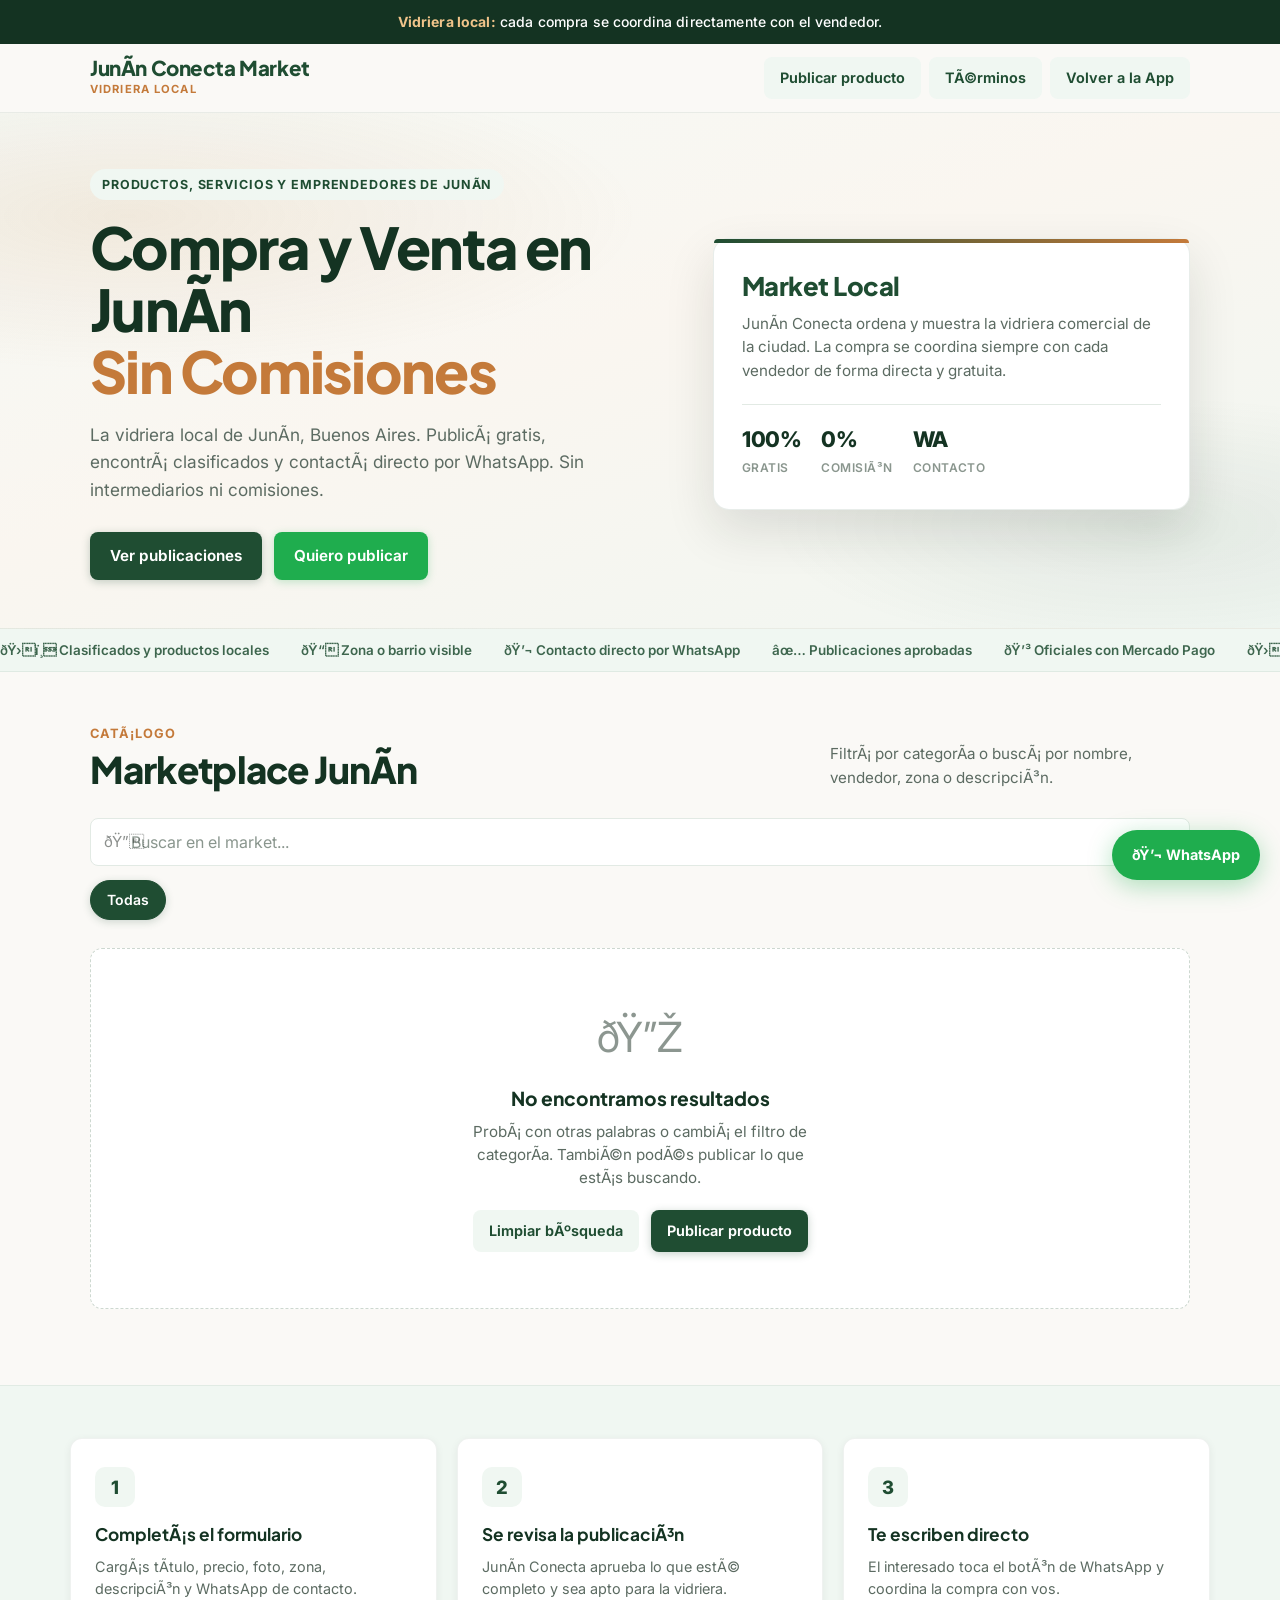
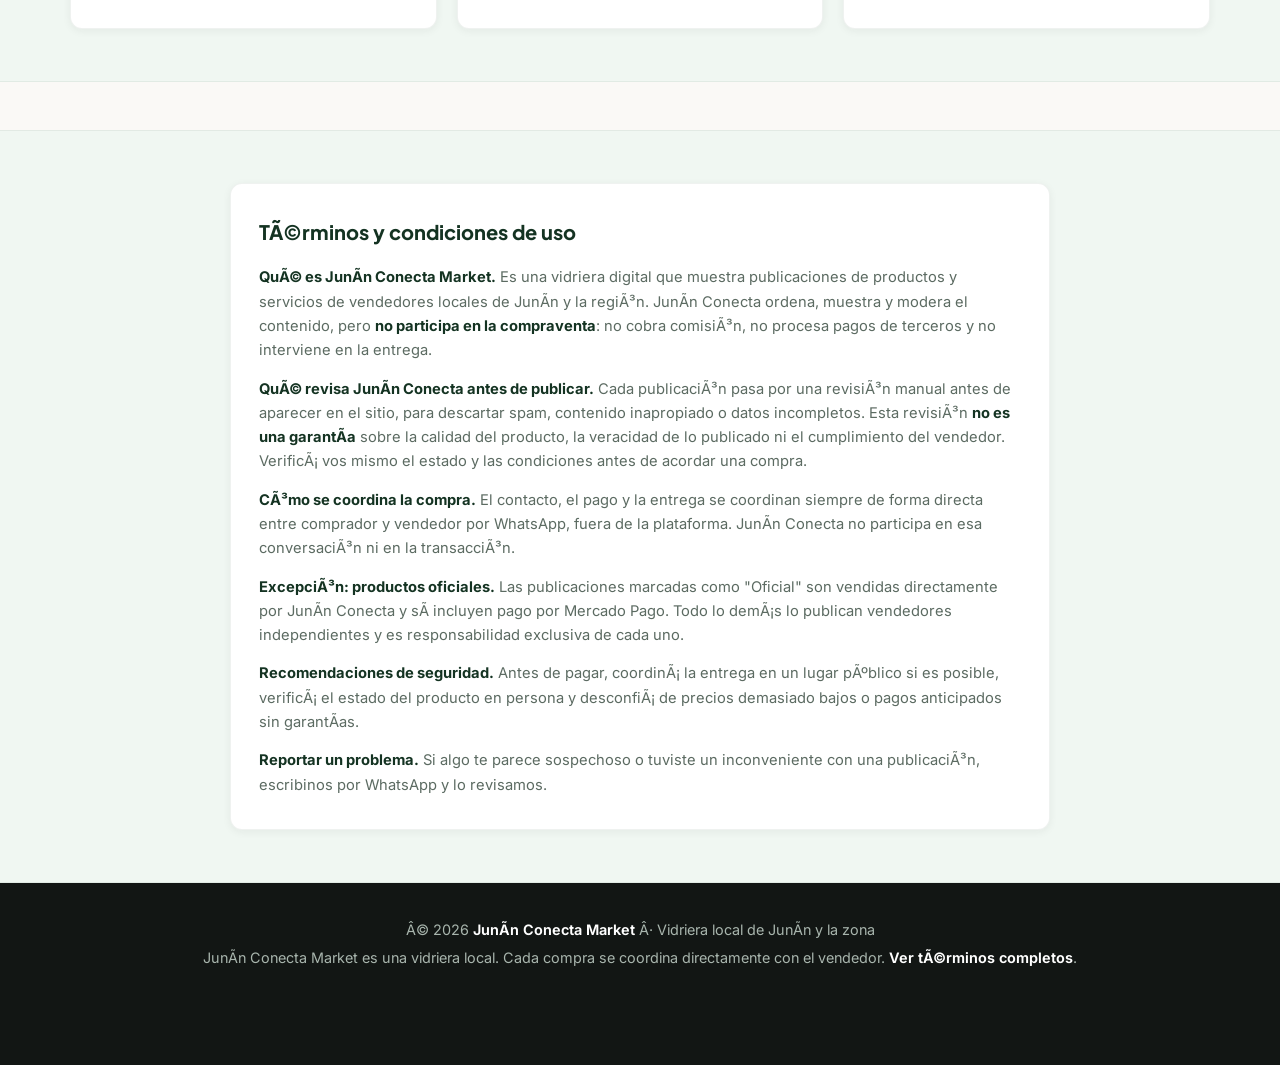
<file: index.html>
<!DOCTYPE html>
<html lang="es">
<head>
  <!-- Google tag (gtag.js) -->
  <script async src="https://www.googletagmanager.com/gtag/js?id=G-KJSSQT1Z40"></script>
  <script>
    window.dataLayer = window.dataLayer || [];
    function gtag(){dataLayer.push(arguments);}
    gtag('js', new Date());
    gtag('config', 'G-KJSSQT1Z40');
  </script>

  <!-- Meta Pixel -->
  <script>
    !function(f,b,e,v,n,t,s)
    {if(f.fbq)return;n=f.fbq=function(){n.callMethod?
    n.callMethod.apply(n,arguments):n.queue.push(arguments)};
    if(!f._fbq)f._fbq=n;n.push=n;n.loaded=!0;n.version='2.0';
    n.queue=[];t=b.createElement(e);t.async=!0;
    t.src=v;s=b.getElementsByTagName(e)[0];
    s.parentNode.insertBefore(t,s)}(window, document,'script',
    'https://connect.facebook.net/en_US/fbevents.js');
    fbq('init', '1399172012316175');
    fbq('track', 'PageView');
  </script>
  <noscript><img height="1" width="1" style="display:none"
    src="https://www.facebook.com/tr?id=1399172012316175&ev=PageView&noscript=1"
  /></noscript>
  <!-- Fin Meta Pixel -->

  <meta charset="UTF-8">
  <meta name="viewport" content="width=device-width, initial-scale=1.0">

  <!-- Verificación de Dominio Meta -->
  <meta name="facebook-domain-verification" content="id31rwwmgo1mkj9y2bhpvovmtf4rtu" />

  <!-- ═══ SEO PRINCIPAL ═══ -->
  <title>Junín Conecta Market | Comprá y Vendé en Junín, Argentina — Gratis</title>
  <meta name="description" content="Marketplace de Junín, Buenos Aires, Argentina. Publicá gratis lo que vendés y contactá directo por WhatsApp. Sin comisiones, sin intermediarios. La vidriera local de Junín y la región.">
  <meta name="keywords" content="comprar en junin, vender en junin, marketplace junin argentina, clasificados junin, comprar usado junin, junin conecta market argentina, emprendedores junin, venta junin buenos aires, compra venta junin, productos junin">
  <meta name="robots" content="index, follow">
  <meta name="author" content="Junín Conecta">
  <link rel="canonical" href="https://juninconecta.store/">

  <meta property="og:type" content="website">
  <meta property="og:url" content="https://juninconecta.store/">
  <meta property="og:title" content="Junín Conecta Market | Comprá y Vendé en Junín, Argentina">
  <meta property="og:description" content="Marketplace de Junín, Buenos Aires, Argentina. Publicá gratis lo que vendés y contactá directo por WhatsApp. Sin comisiones ni intermediarios.">
  <meta property="og:image" content="https://juninconecta.store/icono-512.png">
  <meta property="og:locale" content="es_AR">
  <meta property="og:site_name" content="Junín Conecta Market">

  <meta name="twitter:card" content="summary_large_image">
  <meta name="twitter:title" content="Junín Conecta Market | Comprá y Vendé en Junín, Argentina">
  <meta name="twitter:description" content="Marketplace de Junín, Buenos Aires, Argentina. Publicá gratis y contactá directo por WhatsApp. Sin comisiones ni intermediarios.">
  <meta name="twitter:image" content="https://juninconecta.store/icono-512.png">

  <script type="application/ld+json">
  {
    "@context": "https://schema.org",
    "@type": "WebSite",
    "name": "Junín Conecta Market",
    "url": "https://juninconecta.store/",
    "description": "Marketplace local de Junín, Buenos Aires, Argentina. Compra y venta sin comisiones, contacto directo por WhatsApp.",
    "inLanguage": "es-AR",
    "potentialAction": {
      "@type": "SearchAction",
      "target": "https://juninconecta.store/?q={search_term_string}",
      "query-input": "required name=search_term_string"
    },
    "publisher": {
      "@type": "Organization",
      "name": "Junín Conecta Market",
      "url": "https://juninconecta.com.ar",
      "logo": "https://juninconecta.store/icono-512.png",
      "address": {
        "@type": "PostalAddress",
        "addressLocality": "Junín",
        "addressRegion": "Buenos Aires",
        "addressCountry": "AR"
      },
      "areaServed": {
        "@type": "City",
        "name": "Junín",
        "containedInPlace": {
          "@type": "State",
          "name": "Buenos Aires",
          "containedInPlace": {
            "@type": "Country",
            "name": "Argentina"
          }
        }
      }
    }
  }
  </script>

  <script type="application/ld+json">
  {
    "@context": "https://schema.org",
    "@type": "FAQPage",
    "mainEntity": [
      {
        "@type": "Question",
        "name": "¿Qué es Junín Conecta Market?",
        "acceptedAnswer": {
          "@type": "Answer",
          "text": "Junín Conecta Market es el marketplace local de la ciudad de Junín, provincia de Buenos Aires, Argentina. Conecta compradores con vendedores y emprendedores de Junín y la región, con contacto directo por WhatsApp."
        }
      },
      {
        "@type": "Question",
        "name": "¿Es gratis publicar en Junín Conecta Market?",
        "acceptedAnswer": {
          "@type": "Answer",
          "text": "Sí, publicar en Junín Conecta Market es gratuito y no cobra comisión por las ventas entre usuarios."
        }
      }
    ]
  }
  </script>

  <!-- Fonts -->
  <link rel="preconnect" href="https://fonts.googleapis.com">
  <link rel="preconnect" href="https://fonts.gstatic.com" crossorigin>
  <link href="https://fonts.googleapis.com/css2?family=Inter:wght@400;500;600;700;800&family=Plus+Jakarta+Sans:wght@600;700;800&display=swap" rel="stylesheet">

  <style>
    :root {
      --primary: #1f4d32;
      --primary-dark: #143322;
      --primary-light: #2d6a45;
      --soft: #f0f7f2;
      --soft-2: #e6f0e9;
      --accent: #c47a3a;
      --accent-soft: #f8efe4;
      --paper: #faf9f6;
      --white: #ffffff;
      --ink: #1a211c;
      --muted: #5c6b62;
      --muted-2: #8a968e;
      --line: #e2eae4;
      --line-strong: #cdd8d0;
      --wa: #1fad4e;
      --wa-dark: #189a43;
      --mp: #009ee3;
      --mp-dark: #0088c4;
      --danger: #c0392b;
      --danger-soft: #fdecea;
      --success: #1e7e34;
      --success-soft: #eaf6ee;
      --shadow-sm: 0 2px 8px rgba(26, 33, 28, 0.06);
      --shadow: 0 8px 28px rgba(26, 33, 28, 0.09);
      --shadow-lg: 0 20px 50px rgba(26, 33, 28, 0.12);
      --radius: 12px;
      --radius-sm: 8px;
      --radius-full: 999px;
      --max: 1140px;
      --transition: 0.2s cubic-bezier(0.4, 0, 0.2, 1);
    }

    * { box-sizing: border-box; margin: 0; padding: 0; }
    html { scroll-behavior: smooth; }
    .hide-on-detail { display: none !important; }

    body {
      background: var(--paper);
      color: var(--ink);
      font-family: 'Inter', system-ui, -apple-system, BlinkMacSystemFont, "Segoe UI", sans-serif;
      line-height: 1.55;
      -webkit-font-smoothing: antialiased;
    }

    a { color: inherit; text-decoration: none; }
    button, input, select { font: inherit; }

    /* ─── Notice bar ─── */
    .notice {
      background: var(--primary-dark);
      color: var(--white);
      font-size: 0.875rem;
      font-weight: 500;
      padding: 11px 18px;
      text-align: center;
      letter-spacing: 0.01em;
    }
    .notice strong { color: #f0c48a; font-weight: 700; }

    /* ─── Header ─── */
    header {
      background: rgba(250, 249, 246, 0.88);
      backdrop-filter: blur(16px);
      -webkit-backdrop-filter: blur(16px);
      border-bottom: 1px solid rgba(31, 77, 50, 0.08);
      position: sticky;
      top: 0;
      z-index: 40;
    }
    .nav {
      align-items: center;
      display: flex;
      gap: 20px;
      justify-content: space-between;
      margin: 0 auto;
      max-width: var(--max);
      min-height: 68px;
      padding: 12px 20px;
    }
    .brand h1 {
      color: var(--primary);
      font-family: 'Plus Jakarta Sans', 'Inter', sans-serif;
      font-size: 1.28rem;
      font-weight: 800;
      letter-spacing: -0.02em;
      line-height: 1.15;
    }
    .brand p {
      color: var(--accent);
      font-size: 0.7rem;
      font-weight: 700;
      letter-spacing: 0.1em;
      text-transform: uppercase;
      margin-top: 1px;
    }
    .nav-actions {
      display: flex;
      flex-wrap: wrap;
      gap: 8px;
      justify-content: flex-end;
    }

    /* ─── Buttons ─── */
    .btn {
      align-items: center;
      border: 0;
      border-radius: var(--radius-sm);
      cursor: pointer;
      display: inline-flex;
      font-weight: 650;
      font-size: 0.9rem;
      gap: 7px;
      justify-content: center;
      min-height: 42px;
      padding: 10px 16px;
      text-align: center;
      transition: all var(--transition);
      white-space: nowrap;
    }
    .btn:hover { transform: translateY(-1px); }
    .btn:active { transform: translateY(0); }

    .btn-primary {
      background: var(--primary);
      color: var(--white);
      box-shadow: 0 2px 8px rgba(31, 77, 50, 0.25);
    }
    .btn-primary:hover { background: var(--primary-dark); box-shadow: 0 4px 14px rgba(31, 77, 50, 0.3); }

    .btn-soft {
      background: var(--soft);
      color: var(--primary);
    }
    .btn-soft:hover { background: var(--soft-2); }

    .btn-wa {
      background: var(--wa);
      color: var(--white);
      box-shadow: 0 2px 8px rgba(31, 173, 78, 0.25);
    }
    .btn-wa:hover { background: var(--wa-dark); }

    .btn-mp {
      background: var(--mp);
      color: var(--white);
      box-shadow: 0 2px 8px rgba(0, 158, 227, 0.25);
    }
    .btn-mp:hover { background: var(--mp-dark); }

    .btn-danger {
      background: var(--danger);
      color: var(--white);
    }
    .btn-danger:hover { background: #a93226; }

    .btn-sold {
      background: transparent;
      border: 1.5px dashed var(--line-strong);
      color: var(--muted);
      font-size: 0.8rem;
      font-weight: 600;
      min-height: 36px;
      padding: 7px 12px;
    }
    .btn-sold:hover {
      border-color: var(--primary);
      color: var(--primary);
      background: var(--soft);
    }

    /* ─── Hero ─── */
    .hero {
      background:
        radial-gradient(ellipse 80% 60% at 10% 20%, rgba(196, 122, 58, 0.12), transparent 50%),
        radial-gradient(ellipse 60% 50% at 90% 80%, rgba(31, 77, 50, 0.08), transparent 50%),
        linear-gradient(160deg, #f5f9f5 0%, #faf6f0 45%, #f0f6f1 100%);
      border-bottom: 1px solid rgba(31, 77, 50, 0.07);
      position: relative;
      overflow: hidden;
    }
    .hero-inner {
      display: grid;
      gap: 40px;
      grid-template-columns: 1.1fr 0.9fr;
      margin: 0 auto;
      max-width: var(--max);
      min-height: 460px;
      padding: 56px 20px 48px;
      align-items: center;
    }
    .eyebrow {
      color: var(--primary);
      display: inline-flex;
      align-items: center;
      gap: 6px;
      font-size: 0.78rem;
      font-weight: 700;
      letter-spacing: 0.07em;
      margin-bottom: 16px;
      text-transform: uppercase;
      background: var(--soft);
      padding: 6px 12px;
      border-radius: var(--radius-full);
    }
    .hero h2 {
      color: var(--primary-dark);
      font-family: 'Plus Jakarta Sans', 'Inter', sans-serif;
      font-size: clamp(2.2rem, 4.8vw, 3.6rem);
      font-weight: 800;
      letter-spacing: -0.03em;
      line-height: 1.08;
      max-width: 580px;
    }
    .hero h2 span { color: var(--accent); }
    .hero > .hero-inner > div > p {
      color: var(--muted);
      font-size: 1.08rem;
      margin-top: 18px;
      max-width: 520px;
      line-height: 1.6;
    }
    .hero-actions {
      display: flex;
      flex-wrap: wrap;
      gap: 12px;
      margin-top: 28px;
    }
    .hero-actions .btn { min-height: 48px; padding: 12px 20px; font-size: 0.95rem; }

    .market-card {
      background: var(--white);
      border: 1px solid rgba(31, 77, 50, 0.1);
      border-radius: 16px;
      box-shadow: var(--shadow-lg);
      padding: 32px 28px;
      position: relative;
    }
    .market-card::before {
      content: '';
      position: absolute;
      top: 0; left: 0; right: 0;
      height: 4px;
      background: linear-gradient(90deg, var(--primary), var(--accent));
      border-radius: 16px 16px 0 0;
    }
    .market-card strong {
      color: var(--primary);
      display: block;
      font-family: 'Plus Jakarta Sans', sans-serif;
      font-size: 1.6rem;
      font-weight: 800;
      letter-spacing: -0.02em;
      line-height: 1.2;
      margin-bottom: 10px;
    }
    .market-card span {
      color: var(--muted);
      display: block;
      font-size: 0.95rem;
      line-height: 1.55;
    }
    .market-card .card-stats {
      display: flex;
      gap: 20px;
      margin-top: 22px;
      padding-top: 18px;
      border-top: 1px solid var(--line);
    }
    .market-card .stat {
      display: flex;
      flex-direction: column;
    }
    .market-card .stat b {
      color: var(--primary-dark);
      font-size: 1.35rem;
      font-weight: 800;
      letter-spacing: -0.02em;
    }
    .market-card .stat small {
      color: var(--muted-2);
      font-size: 0.75rem;
      font-weight: 600;
      text-transform: uppercase;
      letter-spacing: 0.04em;
      margin-top: 2px;
    }

    /* ─── Feature strip ─── */
    .feature-row {
      background: var(--soft);
      border-bottom: 1px solid rgba(31, 77, 50, 0.08);
      color: var(--primary-dark);
      overflow: hidden;
    }
    .feature-track {
      display: flex;
      gap: 32px;
      justify-content: flex-start;
      margin: 0 auto;
      max-width: none;
      padding: 11px 0;
      white-space: nowrap;
      width: max-content;
      animation: marquee 28s linear infinite;
    }
    .feature-track:hover { animation-play-state: paused; }
    .feature-track span {
      font-size: 0.84rem;
      font-weight: 600;
      opacity: 0.85;
      display: inline-flex;
      align-items: center;
      gap: 6px;
      color: var(--primary);
    }
    @keyframes marquee {
      0% { transform: translateX(0); }
      100% { transform: translateX(-50%); }
    }

    /* ─── Main / Catalog ─── */
    main {
      margin: 0 auto;
      max-width: var(--max);
      padding: 48px 20px 28px;
    }
    .section-head {
      align-items: end;
      display: flex;
      gap: 20px;
      justify-content: space-between;
      margin-bottom: 28px;
    }
    .kicker {
      color: var(--accent);
      font-size: 0.8rem;
      font-weight: 700;
      letter-spacing: 0.08em;
      text-transform: uppercase;
    }
    .section-head h2 {
      color: var(--primary-dark);
      font-family: 'Plus Jakarta Sans', sans-serif;
      font-size: clamp(1.7rem, 3vw, 2.3rem);
      font-weight: 800;
      letter-spacing: -0.025em;
      line-height: 1.1;
      margin-top: 4px;
    }
    .section-head p {
      color: var(--muted);
      max-width: 360px;
      font-size: 0.95rem;
    }

    /* ─── Toolbar ─── */
    .toolbar {
      display: grid;
      gap: 14px;
      grid-template-columns: 1fr;
      margin-bottom: 28px;
    }
    .search-wrap {
      position: relative;
    }
    .search-wrap::before {
      content: '🔍';
      position: absolute;
      left: 14px;
      top: 50%;
      transform: translateY(-50%);
      font-size: 0.95rem;
      opacity: 0.5;
      pointer-events: none;
    }
    .search {
      background: var(--white);
      border: 1.5px solid var(--line);
      border-radius: var(--radius-sm);
      min-height: 46px;
      padding: 11px 14px 11px 40px;
      width: 100%;
      transition: border-color var(--transition), box-shadow var(--transition);
      color: var(--ink);
    }
    .search::placeholder { color: var(--muted-2); }
    .search:focus {
      outline: none;
      border-color: var(--primary);
      box-shadow: 0 0 0 3px rgba(31, 77, 50, 0.12);
    }
    .filters {
      display: flex;
      flex-wrap: wrap;
      gap: 8px;
    }
    .filter-btn {
      background: var(--white);
      border: 1.5px solid var(--line);
      border-radius: var(--radius-full);
      color: var(--muted);
      cursor: pointer;
      font-weight: 600;
      font-size: 0.875rem;
      min-height: 38px;
      padding: 8px 16px;
      transition: all var(--transition);
    }
    .filter-btn:hover {
      border-color: var(--primary-light);
      color: var(--primary);
      background: var(--soft);
    }
    .filter-btn.active {
      background: var(--primary);
      border-color: var(--primary);
      color: var(--white);
      box-shadow: 0 2px 8px rgba(31, 77, 50, 0.2);
    }

    /* ─── Product grid ─── */
    .grid {
      display: grid;
      gap: 22px;
      grid-template-columns: repeat(3, minmax(0, 1fr));
    }
    .product {
      background: var(--white);
      border: 1px solid rgba(31, 77, 50, 0.08);
      border-radius: var(--radius);
      box-shadow: var(--shadow-sm);
      display: flex;
      flex-direction: column;
      overflow: hidden;
      transition: transform var(--transition), box-shadow var(--transition);
    }
    .product:hover {
      transform: translateY(-3px);
      box-shadow: var(--shadow);
    }
    .product.featured {
      grid-column: span 3;
      display: grid;
      grid-template-columns: 0.95fr 1.05fr;
      border: 1.5px solid rgba(31, 77, 50, 0.14);
      box-shadow: var(--shadow);
      position: relative;
    }
    .product.featured::after {
      content: '★ Destacado';
      position: absolute;
      top: 14px;
      right: 14px;
      z-index: 3;
      background: var(--primary);
      color: var(--white);
      font-size: 0.72rem;
      font-weight: 700;
      letter-spacing: 0.04em;
      text-transform: uppercase;
      padding: 5px 12px;
      border-radius: var(--radius-full);
      box-shadow: 0 2px 8px rgba(31, 77, 50, 0.25);
    }
    .product.featured .media { min-height: 340px; }
    .product.featured .content {
      padding: 28px 28px 28px;
      justify-content: center;
    }
    .product.featured .content h3 {
      font-size: 1.45rem;
      margin-bottom: 10px;
    }
    .product.featured .content > p {
      -webkit-line-clamp: 3;
      font-size: 0.95rem;
    }
    .product.featured .price {
      font-size: 1.85rem;
      margin-top: 8px;
    }

    .media {
      align-items: center;
      background: linear-gradient(145deg, var(--accent-soft), var(--soft));
      display: flex;
      justify-content: center;
      aspect-ratio: 4 / 3;
      overflow: hidden;
      position: relative;
    }
    .product.featured .media { aspect-ratio: auto; }
    .media img {
      height: 100%;
      object-fit: cover;
      width: 100%;
      transition: transform 0.35s ease;
    }
    .product:hover .media img { transform: scale(1.03); }
    .emoji {
      font-size: 3.8rem;
      opacity: 0.7;
    }
    .tag {
      background: var(--accent);
      border-radius: var(--radius-full);
      color: var(--white);
      font-size: 0.7rem;
      font-weight: 700;
      left: 12px;
      letter-spacing: 0.04em;
      padding: 5px 11px;
      position: absolute;
      text-transform: uppercase;
      top: 12px;
      z-index: 2;
      box-shadow: 0 2px 6px rgba(0,0,0,0.12);
    }
    .tag.official {
      background: var(--mp);
    }

    .content {
      display: flex;
      flex: 1;
      flex-direction: column;
      padding: 18px 20px 20px;
    }
    .meta {
      color: var(--accent);
      font-size: 0.78rem;
      font-weight: 700;
      letter-spacing: 0.02em;
      margin-bottom: 6px;
    }
    .content h3 {
      color: var(--primary-dark);
      font-family: 'Plus Jakarta Sans', sans-serif;
      font-size: 1.12rem;
      font-weight: 700;
      letter-spacing: -0.015em;
      line-height: 1.25;
      margin-bottom: 8px;
      transition: color var(--transition);
    }
    .content h3:hover { color: var(--primary); }
    .content > p {
      color: var(--muted);
      font-size: 0.9rem;
      line-height: 1.5;
      margin-bottom: 12px;
      display: -webkit-box;
      -webkit-line-clamp: 2;
      -webkit-box-orient: vertical;
      overflow: hidden;
    }
    .details {
      color: var(--muted-2);
      display: flex;
      flex-wrap: wrap;
      gap: 10px 16px;
      font-size: 0.84rem;
      font-weight: 500;
      margin-bottom: 14px;
    }
    .details span {
      display: inline-flex;
      align-items: center;
      gap: 4px;
    }
    .price {
      color: var(--ink);
      display: block;
      font-family: 'Plus Jakarta Sans', sans-serif;
      font-size: 1.55rem;
      font-weight: 800;
      letter-spacing: -0.02em;
      line-height: 1.15;
      margin-top: auto;
    }
    .seller-note {
      background: var(--soft);
      border-radius: 6px;
      color: #4a5c50;
      font-size: 0.8rem;
      margin-top: 12px;
      padding: 9px 12px;
      line-height: 1.4;
    }
    .actions {
      display: grid;
      gap: 8px;
      margin-top: 14px;
    }

    /* ─── Empty state ─── */
    .empty {
      background: var(--white);
      border: 1.5px dashed var(--line-strong);
      border-radius: var(--radius);
      color: var(--muted);
      display: none;
      padding: 56px 28px;
      text-align: center;
    }
    .empty-icon {
      font-size: 2.6rem;
      margin-bottom: 14px;
      opacity: 0.7;
    }
    .empty h3 {
      color: var(--primary-dark);
      font-family: 'Plus Jakarta Sans', sans-serif;
      font-size: 1.2rem;
      font-weight: 750;
      margin-bottom: 8px;
    }
    .empty p {
      color: var(--muted);
      font-size: 0.95rem;
      max-width: 360px;
      margin: 0 auto 20px;
      line-height: 1.5;
    }
    .empty .btn { margin: 0 4px; }

    /* ─── Skeleton loading ─── */
    .skeleton-grid {
      display: grid;
      gap: 22px;
      grid-template-columns: repeat(3, minmax(0, 1fr));
    }
    .skeleton-card {
      background: var(--white);
      border: 1px solid var(--line);
      border-radius: var(--radius);
      overflow: hidden;
    }
    .skeleton-img {
      aspect-ratio: 4/3;
      background: linear-gradient(90deg, var(--soft) 25%, var(--soft-2) 50%, var(--soft) 75%);
      background-size: 200% 100%;
      animation: shimmer 1.4s infinite;
    }
    .skeleton-body { padding: 18px 20px; }
    .skeleton-line {
      height: 12px;
      border-radius: 6px;
      background: linear-gradient(90deg, var(--soft) 25%, var(--soft-2) 50%, var(--soft) 75%);
      background-size: 200% 100%;
      animation: shimmer 1.4s infinite;
      margin-bottom: 10px;
    }
    .skeleton-line.w60 { width: 60%; }
    .skeleton-line.w40 { width: 40%; }
    .skeleton-line.w80 { width: 80%; }
    .skeleton-line.h20 { height: 20px; }
    @keyframes shimmer {
      0% { background-position: 200% 0; }
      100% { background-position: -200% 0; }
    }

    /* ─── How it works ─── */
    .how {
      background: var(--soft);
      border-block: 1px solid rgba(31, 77, 50, 0.07);
      margin-top: 48px;
      padding: 52px 20px;
    }
    .how-inner {
      display: grid;
      gap: 20px;
      grid-template-columns: repeat(3, minmax(0, 1fr));
      margin: 0 auto;
      max-width: var(--max);
    }
    .step {
      background: var(--white);
      border: 1px solid rgba(31, 77, 50, 0.07);
      border-radius: var(--radius);
      box-shadow: var(--shadow-sm);
      padding: 28px 24px;
      transition: transform var(--transition), box-shadow var(--transition);
    }
    .step:hover {
      transform: translateY(-2px);
      box-shadow: var(--shadow);
    }
    .step-num {
      color: var(--primary);
      display: flex;
      align-items: center;
      justify-content: center;
      width: 40px;
      height: 40px;
      background: var(--soft);
      border-radius: 10px;
      font-size: 1.15rem;
      font-weight: 800;
      margin-bottom: 14px;
    }
    .step h3 {
      color: var(--primary-dark);
      font-family: 'Plus Jakarta Sans', sans-serif;
      font-size: 1.08rem;
      font-weight: 700;
      margin-bottom: 8px;
    }
    .step p {
      color: var(--muted);
      font-size: 0.9rem;
      line-height: 1.55;
    }

    /* ─── Terms block ─── */
    .terms-block {
      background: var(--white);
      border: 1px solid rgba(31, 77, 50, 0.07);
      border-radius: var(--radius);
      box-shadow: var(--shadow-sm);
      padding: 32px 28px;
      text-align: left;
    }
    .terms-block h3 {
      color: var(--primary-dark);
      font-family: 'Plus Jakarta Sans', sans-serif;
      font-size: 1.25rem;
      font-weight: 750;
      margin-bottom: 18px;
    }
    .terms-block p {
      color: var(--muted);
      font-size: 0.92rem;
      line-height: 1.65;
      margin-bottom: 14px;
    }
    .terms-block p:last-child { margin-bottom: 0; }
    .terms-block strong {
      color: var(--primary-dark);
      font-weight: 700;
    }

    /* ─── Floating WA ─── */
    .floating-wa {
      align-items: center;
      background: var(--wa);
      border-radius: var(--radius-full);
      bottom: 20px;
      box-shadow: 0 6px 24px rgba(31, 173, 78, 0.35);
      color: var(--white);
      display: inline-flex;
      font-weight: 700;
      font-size: 0.9rem;
      gap: 8px;
      min-height: 50px;
      padding: 12px 20px;
      position: fixed;
      right: 20px;
      z-index: 50;
      transition: transform var(--transition), box-shadow var(--transition);
    }
    .floating-wa:hover {
      transform: translateY(-2px);
      box-shadow: 0 10px 30px rgba(31, 173, 78, 0.4);
    }

    /* ─── Footer ─── */
    footer {
      background: #121614;
      color: #a8b5ad;
      padding: 36px 20px 90px;
      text-align: center;
      font-size: 0.9rem;
    }
    footer a {
      color: var(--white);
      font-weight: 650;
    }
    footer a:hover { text-decoration: underline; }
    footer p { margin-bottom: 6px; }

    /* ─── Carousel ─── */
    .carousel {
      position: relative;
      width: 100%;
      height: 100%;
      overflow: hidden;
    }
    .carousel-slide {
      display: none;
      width: 100%;
      height: 100%;
    }
    .carousel-slide.active { display: block; }
    .carousel-slide img {
      width: 100%;
      height: 100%;
      object-fit: cover;
    }
    .carousel-btn {
      position: absolute;
      top: 50%;
      transform: translateY(-50%);
      background: rgba(18, 22, 20, 0.5);
      border: none;
      border-radius: 50%;
      color: #fff;
      cursor: pointer;
      font-size: 1.2rem;
      height: 34px;
      line-height: 1;
      width: 34px;
      z-index: 3;
      transition: background 0.15s;
      backdrop-filter: blur(4px);
    }
    .carousel-btn:hover { background: rgba(18, 22, 20, 0.8); }
    .carousel-prev { left: 8px; }
    .carousel-next { right: 8px; }
    .carousel-dots {
      position: absolute;
      bottom: 10px;
      left: 50%;
      transform: translateX(-50%);
      display: flex;
      gap: 6px;
      z-index: 3;
    }
    .carousel-dot {
      background: rgba(255,255,255,0.45);
      border-radius: 50%;
      cursor: pointer;
      height: 7px;
      width: 7px;
      transition: background 0.15s, transform 0.15s;
    }
    .carousel-dot.active {
      background: #fff;
      transform: scale(1.2);
    }

    /* ─── Modal ─── */
    .modal-overlay {
      align-items: center;
      background: rgba(18, 22, 20, 0.65);
      backdrop-filter: blur(8px);
      -webkit-backdrop-filter: blur(8px);
      bottom: 0;
      display: none;
      justify-content: center;
      left: 0;
      padding: 20px;
      position: fixed;
      right: 0;
      top: 0;
      z-index: 100;
    }
    .modal-overlay.open { display: flex; }
    .modal {
      background: var(--paper);
      border: 1px solid var(--line);
      border-radius: 16px;
      box-shadow: 0 28px 64px rgba(18, 22, 20, 0.25);
      max-width: 400px;
      padding: 32px 28px 28px;
      width: 100%;
      animation: modalIn 0.25s cubic-bezier(0.16, 1, 0.3, 1);
    }
    @keyframes modalIn {
      from { opacity: 0; transform: translateY(16px) scale(0.96); }
      to   { opacity: 1; transform: translateY(0) scale(1); }
    }
    .modal h3 {
      color: var(--primary-dark);
      font-family: 'Plus Jakarta Sans', sans-serif;
      font-size: 1.2rem;
      font-weight: 750;
      margin-bottom: 4px;
    }
    .modal .modal-sub {
      color: var(--muted);
      font-size: 0.9rem;
      margin-bottom: 20px;
    }
    .modal .product-name {
      background: var(--soft);
      border-left: 3px solid var(--primary);
      border-radius: 6px;
      color: var(--primary-dark);
      font-weight: 650;
      margin-bottom: 22px;
      padding: 11px 14px;
      font-size: 0.95rem;
    }
    .pin-row {
      display: flex;
      gap: 10px;
      justify-content: center;
      margin-bottom: 18px;
    }
    .pin-digit {
      background: var(--white);
      border: 2px solid var(--line);
      border-radius: 10px;
      caret-color: var(--primary);
      font-size: 1.6rem;
      font-weight: 800;
      height: 58px;
      text-align: center;
      transition: border-color 0.15s, box-shadow 0.15s;
      width: 52px;
    }
    .pin-digit:focus {
      border-color: var(--primary);
      outline: none;
      box-shadow: 0 0 0 3px rgba(31, 77, 50, 0.12);
    }
    .pin-digit.error {
      border-color: var(--danger);
      animation: shake 0.3s ease;
    }
    @keyframes shake {
      0%,100% { transform: translateX(0); }
      25%      { transform: translateX(-5px); }
      75%      { transform: translateX(5px); }
    }
    .modal-msg {
      border-radius: 8px;
      font-size: 0.875rem;
      font-weight: 550;
      margin-bottom: 14px;
      min-height: 28px;
      padding: 8px 12px;
      text-align: center;
    }
    .modal-msg.error { background: var(--danger-soft); color: var(--danger); }
    .modal-msg.success { background: var(--success-soft); color: var(--success); }
    .modal-actions { display: flex; gap: 10px; }
    .modal-actions .btn { flex: 1; }

    /* ─── Sold badge ─── */
    .sold-badge {
      background: rgba(192, 57, 43, 0.9);
      border-radius: 8px;
      color: #fff;
      font-size: 0.82rem;
      font-weight: 800;
      padding: 7px 18px;
      text-transform: uppercase;
      letter-spacing: 0.08em;
      position: absolute;
      top: 50%;
      left: 50%;
      transform: translate(-50%, -50%) rotate(-12deg);
      white-space: nowrap;
      z-index: 2;
      box-shadow: 0 3px 12px rgba(0,0,0,0.25);
    }

    /* ─── Responsive ─── */
    @media (max-width: 960px) {
      .hero-inner, .product.featured { grid-template-columns: 1fr; }
      .grid, .how-inner, .skeleton-grid { grid-template-columns: repeat(2, minmax(0, 1fr)); }
      .product.featured { grid-column: span 2; }
      .product.featured .media { min-height: 260px; aspect-ratio: 16/9; }
      .product.featured .content { padding: 22px; }
      .product.featured .content h3 { font-size: 1.25rem; }
    }
    @media (max-width: 640px) {
      .nav {
        align-items: center;
        flex-direction: row;
        flex-wrap: wrap;
        gap: 10px;
        padding: 12px 14px;
        min-height: auto;
      }
      .brand h1 { font-size: 1.1rem; }
      .nav-actions {
        width: 100%;
        gap: 6px;
      }
      .nav-actions .btn {
        flex: 1;
        min-height: 38px;
        padding: 8px 10px;
        font-size: 0.8rem;
      }
      .nav-actions .btn-soft:not(:first-child) {
        background: transparent;
        border: 1px solid var(--line);
        color: var(--muted);
        box-shadow: none;
      }
      .hero-actions { width: 100%; }
      .hero-actions .btn { flex: 1; }
      .hero-inner {
        min-height: auto;
        padding: 32px 16px 36px;
        gap: 24px;
      }
      .hero h2 { font-size: 1.9rem; }
      .grid, .how-inner, .skeleton-grid { grid-template-columns: 1fr; }
      .product.featured {
        grid-column: auto;
        grid-template-columns: 1fr;
      }
      .product.featured::after {
        top: 12px;
        right: 12px;
        font-size: 0.68rem;
        padding: 4px 10px;
      }
      .product.featured .media { min-height: 220px; aspect-ratio: 16/9; }
      .product.featured .content { padding: 20px; }
      .product.featured .content h3 { font-size: 1.2rem; }
      .product.featured .price { font-size: 1.55rem; }
      .section-head {
        align-items: flex-start;
        flex-direction: column;
        gap: 8px;
      }
      .feature-track { gap: 24px; }
      .floating-wa {
        bottom: 14px;
        left: 14px;
        right: 14px;
        justify-content: center;
      }
      main { padding: 32px 14px 24px; }
      .market-card { padding: 22px 18px; }
      .market-card .card-stats { gap: 12px; }
    }
  </style>
</head>
<body>
  <div class="notice" id="noticeBar"><strong>Vidriera local:</strong> cada compra se coordina directamente con el vendedor.</div>

  <header>
    <nav class="nav" aria-label="Navegación principal">
      <a class="brand" href="#inicio">
        <h1>Junín Conecta Market</h1>
        <p>Vidriera local</p>
      </a>
      <div class="nav-actions">
        <a class="btn btn-soft" href="https://docs.google.com/forms/d/e/1FAIpQLScDiOpC2BYppMFBlkFY53rAFdHYFzckldDD6aFGDE_pMG5vGA/viewform?usp=publish-editor" target="_blank" rel="noopener">Publicar producto</a>
        <a class="btn btn-soft" href="#terminos">Términos</a>
        <a class="btn btn-soft" href="https://juninconecta.com.ar">Volver a la App</a>
      </div>
    </nav>
  </header>

  <section class="hero" id="inicio">
    <div class="hero-inner">
      <div>
        <span class="eyebrow">Productos, servicios y emprendedores de Junín</span>
        <h2>Compra y Venta en Junín<br><span>Sin Comisiones</span></h2>
        <p>La vidriera local de Junín, Buenos Aires. Publicá gratis, encontrá clasificados y contactá directo por WhatsApp. Sin intermediarios ni comisiones.</p>
        <div class="hero-actions">
          <a class="btn btn-primary" href="#catalogo">Ver publicaciones</a>
          <a class="btn btn-wa" href="https://docs.google.com/forms/d/e/1FAIpQLScDiOpC2BYppMFBlkFY53rAFdHYFzckldDD6aFGDE_pMG5vGA/viewform?usp=publish-editor" target="_blank" rel="noopener">Quiero publicar</a>
        </div>
      </div>
      <div class="market-card">
        <strong>Market Local</strong>
        <span>Junín Conecta ordena y muestra la vidriera comercial de la ciudad. La compra se coordina siempre con cada vendedor de forma directa y gratuita.</span>
        <div class="card-stats">
          <div class="stat">
            <b>100%</b>
            <small>Gratis</small>
          </div>
          <div class="stat">
            <b>0%</b>
            <small>Comisión</small>
          </div>
          <div class="stat">
            <b>WA</b>
            <small>Contacto</small>
          </div>
        </div>
      </div>
    </div>
  </section>

  <div class="feature-row" id="featureRow">
    <div class="feature-track">
      <span>🛍️ Clasificados y productos locales</span>
      <span>📍 Zona o barrio visible</span>
      <span>💬 Contacto directo por WhatsApp</span>
      <span>✅ Publicaciones aprobadas</span>
      <span>💳 Oficiales con Mercado Pago</span>
      <span>🛍️ Clasificados y productos locales</span>
      <span>📍 Zona o barrio visible</span>
      <span>💬 Contacto directo por WhatsApp</span>
      <span>✅ Publicaciones aprobadas</span>
      <span>💳 Oficiales con Mercado Pago</span>
    </div>
  </div>

  <main id="catalogo">
    <div class="section-head">
      <div>
        <span class="kicker">Catálogo</span>
        <h2>Marketplace Junín</h2>
      </div>
      <p>Filtrá por categoría o buscá por nombre, vendedor, zona o descripción.</p>
    </div>

    <div class="toolbar">
      <div class="search-wrap">
        <input class="search" id="searchInput" type="search" placeholder="Buscar en el market..." aria-label="Buscar publicaciones">
      </div>
      <div class="filters" id="filters"></div>
    </div>

    <div class="skeleton-grid" id="skeletonGrid">
      <div class="skeleton-card"><div class="skeleton-img"></div><div class="skeleton-body"><div class="skeleton-line w60"></div><div class="skeleton-line h20 w80"></div><div class="skeleton-line w40"></div><div class="skeleton-line w60"></div></div></div>
      <div class="skeleton-card"><div class="skeleton-img"></div><div class="skeleton-body"><div class="skeleton-line w60"></div><div class="skeleton-line h20 w80"></div><div class="skeleton-line w40"></div><div class="skeleton-line w60"></div></div></div>
      <div class="skeleton-card"><div class="skeleton-img"></div><div class="skeleton-body"><div class="skeleton-line w60"></div><div class="skeleton-line h20 w80"></div><div class="skeleton-line w40"></div><div class="skeleton-line w60"></div></div></div>
    </div>

    <div class="grid" id="productsGrid" style="display:none;"></div>
    <div class="empty" id="emptyState">
      <div class="empty-icon">🔎</div>
      <h3>No encontramos resultados</h3>
      <p>Probá con otras palabras o cambiá el filtro de categoría. También podés publicar lo que estás buscando.</p>
      <a class="btn btn-soft" href="#" id="clearFiltersBtn">Limpiar búsqueda</a>
      <a class="btn btn-primary" href="https://docs.google.com/forms/d/e/1FAIpQLScDiOpC2BYppMFBlkFY53rAFdHYFzckldDD6aFGDE_pMG5vGA/viewform?usp=publish-editor" target="_blank" rel="noopener">Publicar producto</a>
    </div>
  </main>

  <main id="detalle" style="display:none;">
    <a href="#" id="volverCatalogo" class="btn btn-soft" style="margin-bottom:24px;">← Volver al catálogo</a>
    <div class="grid" id="detalleGrid" style="grid-template-columns: 1fr;"></div>
  </main>

  <section class="how" id="publicar">
    <div class="how-inner">
      <article class="step">
        <span class="step-num">1</span>
        <h3>Completás el formulario</h3>
        <p>Cargás título, precio, foto, zona, descripción y WhatsApp de contacto.</p>
      </article>
      <article class="step">
        <span class="step-num">2</span>
        <h3>Se revisa la publicación</h3>
        <p>Junín Conecta aprueba lo que esté completo y sea apto para la vidriera.</p>
      </article>
      <article class="step">
        <span class="step-num">3</span>
        <h3>Te escriben directo</h3>
        <p>El interesado toca el botón de WhatsApp y coordina la compra con vos.</p>
      </article>
    </div>
  </section>

  <div class="modal-overlay" id="modalOverlay" role="dialog" aria-modal="true" aria-labelledby="modalTitle">
    <div class="modal">
      <h3 id="modalTitle">🏷️ Marcar como vendido</h3>
      <p class="modal-sub">Ingresá el PIN de 4 dígitos que elegiste al publicar.</p>
      <div class="product-name" id="modalProductName"></div>
      <div class="pin-row" id="pinRow">
        <input class="pin-digit" type="password" inputmode="numeric" maxlength="1" pattern="[0-9]" aria-label="Dígito 1">
        <input class="pin-digit" type="password" inputmode="numeric" maxlength="1" pattern="[0-9]" aria-label="Dígito 2">
        <input class="pin-digit" type="password" inputmode="numeric" maxlength="1" pattern="[0-9]" aria-label="Dígito 3">
        <input class="pin-digit" type="password" inputmode="numeric" maxlength="1" pattern="[0-9]" aria-label="Dígito 4">
      </div>
      <div class="modal-msg" id="modalMsg"></div>
      <div class="modal-actions">
        <button class="btn btn-soft" id="modalCancel" type="button">Cancelar</button>
        <button class="btn btn-danger" id="modalConfirm" type="button">✓ Confirmar venta</button>
      </div>
    </div>
  </div>

  <a class="floating-wa" id="floatingWa" href="https://wa.me/5492364696480?text=Hola%20Eduardo%2C%20quiero%20consultar%20por%20Jun%C3%ADn%20Conecta%20Market" target="_blank" rel="noopener">💬 WhatsApp</a>

  <section class="how" id="terminos" style="background:var(--soft); border-top:1px solid var(--line);">
    <div class="how-inner" style="grid-template-columns:1fr; max-width:820px; margin:0 auto;">
      <article class="terms-block">
        <h3>Términos y condiciones de uso</h3>
        <p><strong>Qué es Junín Conecta Market.</strong> Es una vidriera digital que muestra publicaciones de productos y servicios de vendedores locales de Junín y la región. Junín Conecta ordena, muestra y modera el contenido, pero <strong>no participa en la compraventa</strong>: no cobra comisión, no procesa pagos de terceros y no interviene en la entrega.</p>
        <p><strong>Qué revisa Junín Conecta antes de publicar.</strong> Cada publicación pasa por una revisión manual antes de aparecer en el sitio, para descartar spam, contenido inapropiado o datos incompletos. Esta revisión <strong>no es una garantía</strong> sobre la calidad del producto, la veracidad de lo publicado ni el cumplimiento del vendedor. Verificá vos mismo el estado y las condiciones antes de acordar una compra.</p>
        <p><strong>Cómo se coordina la compra.</strong> El contacto, el pago y la entrega se coordinan siempre de forma directa entre comprador y vendedor por WhatsApp, fuera de la plataforma. Junín Conecta no participa en esa conversación ni en la transacción.</p>
        <p><strong>Excepción: productos oficiales.</strong> Las publicaciones marcadas como "Oficial" son vendidas directamente por Junín Conecta y sí incluyen pago por Mercado Pago. Todo lo demás lo publican vendedores independientes y es responsabilidad exclusiva de cada uno.</p>
        <p><strong>Recomendaciones de seguridad.</strong> Antes de pagar, coordiná la entrega en un lugar público si es posible, verificá el estado del producto en persona y desconfiá de precios demasiado bajos o pagos anticipados sin garantías.</p>
        <p><strong>Reportar un problema.</strong> Si algo te parece sospechoso o tuviste un inconveniente con una publicación, escribinos por WhatsApp y lo revisamos.</p>
      </article>
    </div>
  </section>

  <footer id="siteFooter">
    <p>© 2026 <a href="https://juninconecta.com.ar">Junín Conecta Market</a> · Vidriera local de Junín y la zona</p>
    <p>Junín Conecta Market es una vidriera local. Cada compra se coordina directamente con el vendedor. <a href="#terminos">Ver términos completos</a>.</p>
  </footer>

  <script>
    /* ===== Si el link ya trae ?p=<id>, ocultar todo lo que no sea la publicación ANTES de que se vea nada ===== */
    const sectionsToHideOnDetail = ["noticeBar", "inicio", "featureRow", "publicar", "terminos", "siteFooter", "floatingWa"];
    const idDesdeUrlInicial = new URLSearchParams(window.location.search).get("p");
    if (idDesdeUrlInicial) {
      sectionsToHideOnDetail.forEach((id) => {
        const el = document.getElementById(id);
        if (el) el.classList.add("hide-on-detail");
      });
      document.getElementById("catalogo").classList.add("hide-on-detail");
      document.getElementById("detalle").style.display = "block";
      document.getElementById("detalleGrid").innerHTML = "<p style='padding:40px 0;text-align:center;color:var(--muted);'>Cargando publicación…</p>";
    }

    const SUPABASE_URL = "https://chtpiyddqjcpbpxpnolo.supabase.co";
    const SUPABASE_KEY = "sb_publishable_PqTfEpdmzLj42gBvUqM1qQ_YQQA9d0W";

    let products = [];
    let activeCategory = "Todas";
    const grid = document.getElementById("productsGrid");
    const skeletonGrid = document.getElementById("skeletonGrid");
    const filters = document.getElementById("filters");
    const searchInput = document.getElementById("searchInput");
    const emptyState = document.getElementById("emptyState");

    function normalize(value) {
      return String(value || "").trim();
    }

    function whatsappLink(product) {
      const phone = normalize(product.whatsapp || "5492364696480").replace(/\D/g, "");
      const text = encodeURIComponent(`Hola, vi "${product.titulo}" en Junín Conecta Market y quiero consultar.`);
      return `https://wa.me/${phone}?text=${text}`;
    }

    function directImageUrl(url) {
      const value = normalize(url);
      const driveFile = value.match(/drive\.google\.com\/file\/d\/([^/]+)/);
      const driveId = value.match(/[?&]id=([^&]+)/);
      const githubBlob = value.match(/github\.com\/([^/]+)\/([^/]+)\/blob\/([^/]+)\/(.+)/);

      if (driveFile) return `https://drive.google.com/thumbnail?id=${driveFile[1]}&sz=w1000`;
      if (driveId) return `https://drive.google.com/thumbnail?id=${driveId[1]}&sz=w1000`;
      if (githubBlob) return `https://raw.githubusercontent.com/${githubBlob[1]}/${githubBlob[2]}/${githubBlob[3]}/${githubBlob[4]}`;
      if (value.includes("dropbox.com")) return value.replace("dl=0", "raw=1");
      return value;
    }

    function imageMarkup(product) {
      const fotos = [product.foto, product.foto2, product.foto3]
        .filter(f => f && f.trim())
        .map(f => directImageUrl(f));

      if (fotos.length === 0) {
        if (product.categoria.toLowerCase().includes("mascota")) return `<span class="emoji">🛏️🐕</span>`;
        if (product.categoria.toLowerCase().includes("serv")) return `<span class="emoji">🔧</span>`;
        return `<span class="emoji">🛍️</span>`;
      }

      if (fotos.length === 1) {
        return `<img src="${fotos[0]}" alt="${product.titulo}" loading="lazy" onerror="this.replaceWith(Object.assign(document.createElement('span'), {className:'emoji', textContent:'🛍️'}))">`;
      }

      const id = `carousel-${Math.random().toString(36).slice(2, 8)}`;
      const slides = fotos.map((f, i) => `
        <div class="carousel-slide ${i === 0 ? 'active' : ''}">
          <img src="${f}" alt="${product.titulo} foto ${i+1}" loading="lazy" onerror="this.replaceWith(Object.assign(document.createElement('span'), {className:'emoji', textContent:'🛍️'}))">
        </div>`).join("");
      const dots = fotos.map((_, i) => `<span class="carousel-dot ${i === 0 ? 'active' : ''}" onclick="event.stopPropagation(); carouselGo('${id}', ${i})"></span>`).join("");

      return `
        <div class="carousel" id="${id}">
          ${slides}
          <button class="carousel-btn carousel-prev" onclick="event.stopPropagation(); carouselMove('${id}', -1)" aria-label="Anterior">&#8249;</button>
          <button class="carousel-btn carousel-next" onclick="event.stopPropagation(); carouselMove('${id}', 1)" aria-label="Siguiente">&#8250;</button>
          <div class="carousel-dots">${dots}</div>
        </div>`;
    }

    function reportLink(product) {
      const text = encodeURIComponent(`Hola Eduardo, quiero reportar la publicación "${product.titulo}" en Junín Conecta Market.`);
      return `https://wa.me/5492364696480?text=${text}`;
    }

    function productCard(product) {
      const isFeatured = normalize(product.destacado).toLowerCase() === "si";
      const isOfficial = normalize(product.tipo).toLowerCase() === "oficial";
      const isVendido = normalize(product.estado).toLowerCase() === "vendido";

      const paymentButton = (isOfficial && product.link_pago)
        ? `<a class="btn btn-mp" href="${product.link_pago}" target="_blank" rel="noopener" onclick="if(window.fbq) fbq('track','InitiateCheckout',{content_name:'${product.titulo.replace(/'/g, "\\'")}'})">Comprar por Mercado Pago</a>`
        : "";

      const soldBadge = isVendido ? `<span class="sold-badge">Vendido</span>` : "";
      const soldBtn = !isOfficial && !isVendido
        ? `<button class="btn btn-sold mark-sold-btn" type="button" data-titulo="${product.titulo.replace(/"/g,'&quot;')}" data-row="${product._row || ''}">¿Lo vendiste? Marcalo aquí</button>`
        : "";

      const waBtn = !isVendido
        ? `<a class="btn btn-wa" href="${whatsappLink(product)}" target="_blank" rel="noopener" onclick="if(window.fbq) fbq('track','Contact',{content_name:'${product.titulo.replace(/'/g, "\\'")}'})">Consultar por WhatsApp</a>`
        : `<span style="color:var(--muted);font-size:0.9rem;text-align:center;padding:8px 0;">Esta publicación ya fue vendida.</span>`;

      const reportBtn = !isOfficial
        ? `<a href="${reportLink(product)}" target="_blank" rel="noopener" style="font-size:0.76rem; color:var(--muted-2); text-align:center; margin-top:2px;">🚩 Reportar publicación</a>`
        : "";

      return `
        <article class="product ${isFeatured ? "featured" : ""}">
          <div class="media" onclick="goToProduct('${product._row}')" style="cursor:pointer;">
            ${imageMarkup(product)}
            <span class="tag ${isOfficial ? 'official' : ''}">${isOfficial ? "Oficial" : product.categoria}</span>
            ${soldBadge}
          </div>
          <div class="content">
            <span class="meta">${product.categoria} · ${isOfficial ? "Junín Conecta" : "Vendedor local"}</span>
            <h3 onclick="goToProduct('${product._row}')" style="cursor:pointer;">${product.titulo}</h3>
            <p>${product.descripcion}</p>
            <div class="details">
              <span>📍 ${product.zona || "Zona a coordinar"}</span>
              <span>👤 ${product.vendedor || "Vendedor local"}</span>
            </div>
            <span class="price">${product.precio}</span>
            <div class="seller-note">La compra se coordina directamente con el vendedor por WhatsApp.</div>
            <div class="actions">
              ${paymentButton}
              ${waBtn}
              ${soldBtn}
              ${reportBtn}
            </div>
          </div>
        </article>
      `;
    }

    function renderFilters() {
      const categories = ["Todas", ...new Set(products.map((product) => product.categoria).filter(Boolean))];
      filters.innerHTML = categories.map((category) => (
        `<button class="filter-btn ${category === activeCategory ? "active" : ""}" type="button" data-category="${category}">${category}</button>`
      )).join("");

      filters.querySelectorAll(".filter-btn").forEach((button) => {
        button.addEventListener("click", () => {
          activeCategory = button.dataset.category;
          renderFilters();
          renderProducts();
        });
      });
    }

    function renderProducts() {
      const term = normalize(searchInput.value).toLowerCase();
      const visible = products.filter((product) => {
        const categoryMatch = activeCategory === "Todas" || product.categoria === activeCategory;
        const haystack = `${product.titulo} ${product.descripcion} ${product.vendedor} ${product.zona} ${product.categoria}`.toLowerCase();
        return categoryMatch && haystack.includes(term);
      });

      grid.innerHTML = visible.map(productCard).join("");
      emptyState.style.display = visible.length ? "none" : "block";

      grid.querySelectorAll(".mark-sold-btn").forEach((btn) => {
        btn.addEventListener("click", () => openModal(btn.dataset.titulo, btn.dataset.row));
      });
    }

    const APPS_SCRIPT_URL = "https://script.google.com/macros/s/AKfycby1FGz_6KadxE35zO9wPpRGo0OC3GciceCEoVKl9lxvYV_5ojiFJzAtHDGCLmLmumDU/exec";

    const overlay   = document.getElementById("modalOverlay");
    const pinDigits = document.querySelectorAll(".pin-digit");
    const modalMsg  = document.getElementById("modalMsg");
    const modalProductName = document.getElementById("modalProductName");
    const modalConfirm = document.getElementById("modalConfirm");
    const modalCancel  = document.getElementById("modalCancel");

    let currentRow = null;
    let currentTitulo = "";

    function openModal(titulo, row) {
      currentRow = row;
      currentTitulo = titulo;
      modalProductName.textContent = titulo;
      modalMsg.textContent = "";
      modalMsg.className = "modal-msg";
      pinDigits.forEach((d) => { d.value = ""; d.classList.remove("error"); });
      overlay.classList.add("open");
      pinDigits[0].focus();
    }

    function closeModal() {
      overlay.classList.remove("open");
      currentRow = null;
    }

    pinDigits.forEach((digit, i) => {
      digit.addEventListener("input", () => {
        digit.value = digit.value.replace(/\D/g, "").slice(-1);
        if (digit.value && i < pinDigits.length - 1) pinDigits[i + 1].focus();
      });
      digit.addEventListener("keydown", (e) => {
        if (e.key === "Backspace" && !digit.value && i > 0) pinDigits[i - 1].focus();
      });
    });

    modalCancel.addEventListener("click", closeModal);
    overlay.addEventListener("click", (e) => { if (e.target === overlay) closeModal(); });

    modalConfirm.addEventListener("click", async () => {
      const pin = Array.from(pinDigits).map((d) => d.value).join("");
      if (pin.length < 4) {
        showMsg("Ingresá los 4 dígitos del PIN.", "error");
        return;
      }

      modalConfirm.disabled = true;
      modalConfirm.textContent = "Verificando…";

      try {
        const res = await fetch(
          `${SUPABASE_URL}/rest/v1/productos?id=eq.${currentRow}&pin=eq.${pin}`,
          {
            method: "PATCH",
            headers: {
              "apikey": SUPABASE_KEY,
              "Authorization": `Bearer ${SUPABASE_KEY}`,
              "Content-Type": "application/json",
              "Prefer": "return=representation"
            },
            body: JSON.stringify({ estado: "vendido" })
          }
        );
        const data = await res.json();

        if (res.ok && Array.isArray(data) && data.length > 0) {
          showMsg("✅ ¡Publicación marcada como vendida!", "success");
          setTimeout(() => { closeModal(); loadProducts(); }, 2200);
        } else {
          showMsg("PIN incorrecto. Intentá de nuevo.", "error");
          pinDigits.forEach((d) => d.classList.add("error"));
          setTimeout(() => pinDigits.forEach((d) => { d.classList.remove("error"); d.value = ""; }), 700);
          pinDigits[0].focus();
        }
      } catch {
        showMsg("Error de conexión. Intentá de nuevo.", "error");
      }

      modalConfirm.disabled = false;
      modalConfirm.textContent = "✓ Confirmar venta";
    });

    function showMsg(text, type) {
      modalMsg.textContent = text;
      modalMsg.className = `modal-msg ${type}`;
    }

    async function loadProducts() {
      try {
        const response = await fetch(`${SUPABASE_URL}/rest/v1/productos?select=*`, {
          headers: {
            "apikey": SUPABASE_KEY,
            "Authorization": `Bearer ${SUPABASE_KEY}`
          }
        });
        const data = await response.json();
        products = data.map(p => ({
          _row: p.id,
          estado: p.estado,
          tipo: p.tipo || "vendedor",
          categoria: p.categoria || "Otros",
          titulo: p.titulo || "Producto sin título",
          descripcion: p.descripcion || "Sin descripción.",
          precio: p.precio || "Consultar",
          foto: p.foto,
          foto2: p.foto2 || "",
          foto3: p.foto3 || "",
          whatsapp: p.whatsapp,
          zona: p.zona,
          vendedor: p.vendedor,
          link_pago: p.link_pago,
          destacado: p.destacado
        }));
      } catch (error) {
        console.error("No se pudieron cargar los productos desde Supabase.", error);
        products = [];
      }

      products.sort((a, b) => normalize(b.destacado).localeCompare(normalize(a.destacado)));
      renderFilters();
      renderProducts();

      // Hide skeleton, show grid
      if (skeletonGrid) skeletonGrid.style.display = "none";
      grid.style.display = "";

      abrirDesdeUrl();
    }

    searchInput.addEventListener("input", renderProducts);

    const clearFiltersBtn = document.getElementById("clearFiltersBtn");
    if (clearFiltersBtn) {
      clearFiltersBtn.addEventListener("click", (e) => {
        e.preventDefault();
        searchInput.value = "";
        activeCategory = "Todas";
        renderFilters();
        renderProducts();
      });
    }

    loadProducts();

    /* ===== VISTA DE DETALLE (link directo por publicación) ===== */
    const catalogoMain = document.getElementById("catalogo");
    const detalleMain = document.getElementById("detalle");
    const detalleGrid = document.getElementById("detalleGrid");

    function goToProduct(id) {
      const url = new URL(window.location.href);
      url.searchParams.set("p", id);
      history.pushState({ p: id }, "", url);
      mostrarDetalle(id);
    }

    function volverAlCatalogo() {
      const url = new URL(window.location.href);
      url.searchParams.delete("p");
      history.pushState({}, "", url);
      detalleMain.style.display = "none";
      catalogoMain.classList.remove("hide-on-detail");
      catalogoMain.style.display = "block";
      sectionsToHideOnDetail.forEach((id) => {
        const el = document.getElementById(id);
        if (el) el.classList.remove("hide-on-detail");
      });
      window.scrollTo({ top: 0, behavior: "smooth" });
    }

    function mostrarDetalle(id) {
      const product = products.find(p => String(p._row) === String(id));
      if (!product) {
        volverAlCatalogo();
        return;
      }
      detalleGrid.innerHTML = productCard(product);
      catalogoMain.classList.add("hide-on-detail");
      catalogoMain.style.display = "none";
      sectionsToHideOnDetail.forEach((id) => {
        const el = document.getElementById(id);
        if (el) el.classList.add("hide-on-detail");
      });
      detalleMain.style.display = "block";
      window.scrollTo({ top: 0, behavior: "smooth" });

      if (window.fbq) {
        fbq('track', 'ViewContent', {
          content_name: product.titulo,
          content_category: product.categoria,
          value: parseFloat(String(product.precio).replace(/[^0-9.,]/g, "").replace(",", ".")) || undefined,
          currency: 'ARS'
        });
      }
    }

    function abrirDesdeUrl() {
      const id = new URLSearchParams(window.location.search).get("p");
      if (id) mostrarDetalle(id);
    }

    document.getElementById("volverCatalogo").addEventListener("click", (e) => {
      e.preventDefault();
      volverAlCatalogo();
    });

    window.addEventListener("popstate", () => {
      const id = new URLSearchParams(window.location.search).get("p");
      if (id) mostrarDetalle(id);
      else volverAlCatalogo();
    });

    function carouselMove(id, dir) {
      const carousel = document.getElementById(id);
      if (!carousel) return;
      const slides = carousel.querySelectorAll(".carousel-slide");
      const dots = carousel.querySelectorAll(".carousel-dot");
      let current = [...slides].findIndex(s => s.classList.contains("active"));
      slides[current].classList.remove("active");
      dots[current].classList.remove("active");
      current = (current + dir + slides.length) % slides.length;
      slides[current].classList.add("active");
      dots[current].classList.add("active");
    }

    function carouselGo(id, index) {
      const carousel = document.getElementById(id);
      if (!carousel) return;
      const slides = carousel.querySelectorAll(".carousel-slide");
      const dots = carousel.querySelectorAll(".carousel-dot");
      slides.forEach(s => s.classList.remove("active"));
      dots.forEach(d => d.classList.remove("active"));
      slides[index].classList.add("active");
      dots[index].classList.add("active");
    }
  </script>
</body>
</html>
</file>
